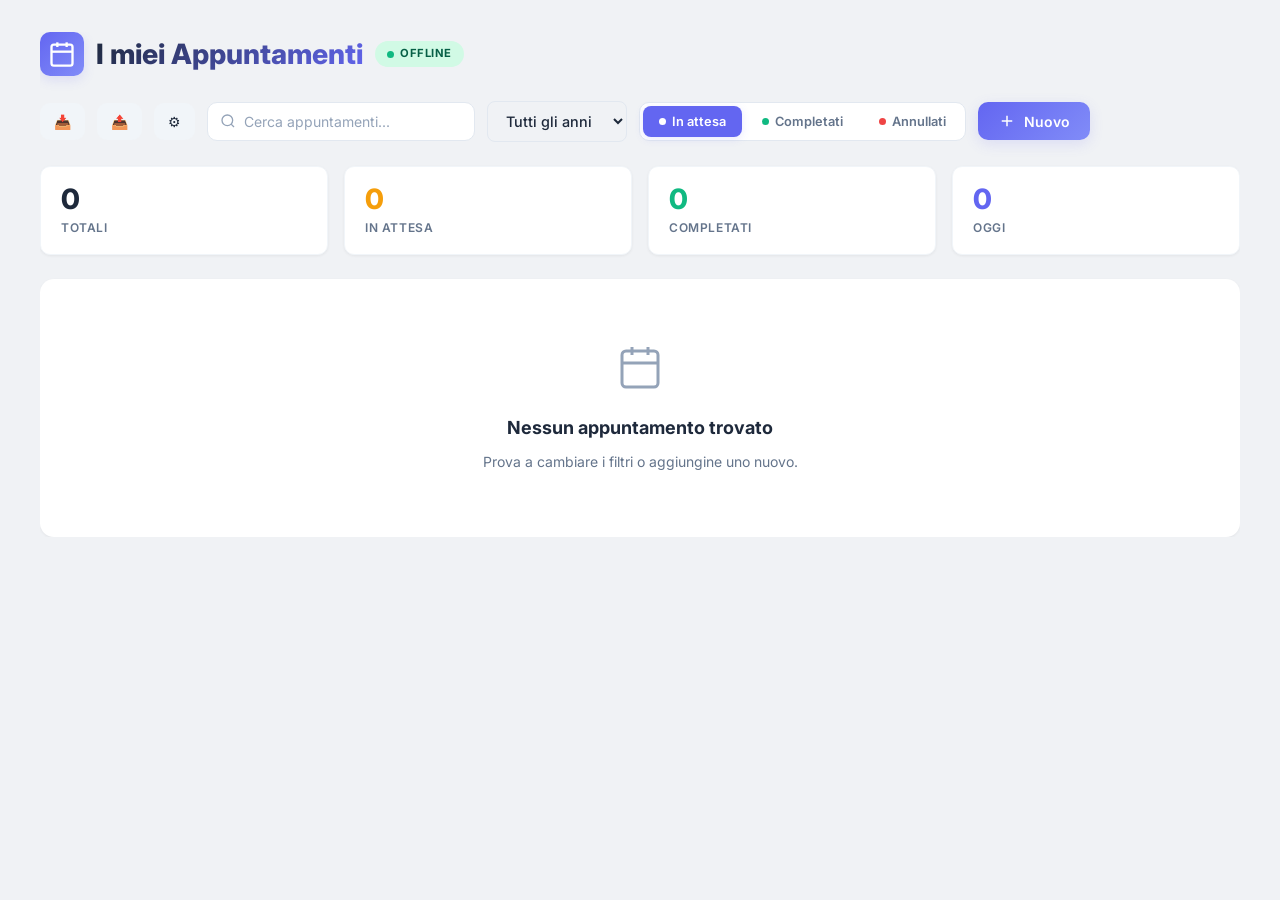
<file: Appuntamenti-Vuota/Appuntamenti/WebAssets/index.html>
<!DOCTYPE html>
<html lang="it">

<head>
    <meta charset="UTF-8">
    <meta name="viewport" content="width=device-width, initial-scale=1.0">
    <title>I miei Appuntamenti | Offline</title>
    <meta name="description" content="Gestione appuntamenti offline - nessuna connessione necessaria">
    <!-- PWA -->
    <link rel="manifest" href="manifest.json">
    <meta name="theme-color" content="#3F51B5">
    <!-- iOS PWA -->
    <meta name="apple-mobile-web-app-capable" content="yes">
    <meta name="apple-mobile-web-app-status-bar-style" content="black-translucent">
    <meta name="apple-mobile-web-app-title" content="Appuntamenti">
    <link rel="apple-touch-icon" href="icons/icon-192.png">
    <!-- Splash screens iOS -->
    <link rel="apple-touch-startup-image" href="icons/icon-512.png">
    <link rel="stylesheet" href="style.css">
    <link rel="preconnect" href="https://fonts.googleapis.com">
    <link rel="preconnect" href="https://fonts.gstatic.com" crossorigin>
    <link href="https://fonts.googleapis.com/css2?family=Inter:wght@400;500;600;700;800&display=swap" rel="stylesheet">
</head>

<body>
    <div class="container">
        <header>
            <div class="logo-area">
                <div class="logo-icon">
                    <svg width="28" height="28" viewBox="0 0 24 24" fill="none" stroke="currentColor" stroke-width="2">
                        <rect x="3" y="4" width="18" height="18" rx="2" ry="2" />
                        <line x1="16" y1="2" x2="16" y2="6" />
                        <line x1="8" y1="2" x2="8" y2="6" />
                        <line x1="3" y1="10" x2="21" y2="10" />
                    </svg>
                </div>
                <h1>I miei Appuntamenti</h1>
                <span class="offline-badge">
                    <span class="offline-dot"></span>
                    Offline
                </span>
            </div>
            <div class="header-actions">
                <div class="search-box">
                    <svg width="16" height="16" viewBox="0 0 24 24" fill="none" stroke="currentColor" stroke-width="2">
                        <circle cx="11" cy="11" r="8" />
                        <path d="m21 21-4.35-4.35" />
                    </svg>
                    <input type="text" id="searchInput" placeholder="Cerca appuntamenti...">
                </div>
                <select id="sheetFilter" class="form-control filter-select">
                    <option value="">Tutti gli anni</option>
                </select>
                <div class="status-filter-group">
                    <button class="status-btn active" data-status="pending">
                        <span class="status-dot dot-pending"></span>
                        In attesa
                    </button>
                    <button class="status-btn" data-status="completed">
                        <span class="status-dot dot-completed"></span>
                        Completati
                    </button>
                    <button class="status-btn" data-status="cancelled">
                        <span class="status-dot dot-cancelled"></span>
                        Annullati
                    </button>
                </div>
                <button id="addBtn" class="btn btn-primary">
                    <svg width="18" height="18" viewBox="0 0 24 24" fill="none" stroke="currentColor" stroke-width="2">
                        <line x1="12" y1="5" x2="12" y2="19" />
                        <line x1="5" y1="12" x2="19" y2="12" />
                    </svg>
                    Nuovo
                </button>
            </div>
        </header>

        <div class="stats-bar" id="statsBar">
            <div class="stat-item">
                <span class="stat-num" id="statTotal">0</span>
                <span class="stat-label">Totali</span>
            </div>
            <div class="stat-item">
                <span class="stat-num stat-pending" id="statPending">0</span>
                <span class="stat-label">In attesa</span>
            </div>
            <div class="stat-item">
                <span class="stat-num stat-completed" id="statCompleted">0</span>
                <span class="stat-label">Completati</span>
            </div>
            <div class="stat-item">
                <span class="stat-num stat-today" id="statToday">0</span>
                <span class="stat-label">Oggi</span>
            </div>
        </div>

        <div class="appointments-grid" id="appointmentsGrid">
            <div class="empty-state">
                <div class="loader"></div>
                <p>Caricamento...</p>
            </div>
        </div>
    </div>

    <!-- Modal Add/Edit -->
    <div class="modal" id="appointmentModal">
        <div class="modal-content">
            <div class="modal-header">
                <h2 id="modalTitle">Nuovo Appuntamento</h2>
                <button class="modal-close" id="closeModalBtn">&times;</button>
            </div>
            <form id="appointmentForm">
                <div class="form-group">
                    <label for="title">Titolo</label>
                    <input type="text" id="title" name="title" class="form-control" required
                        placeholder="Es: Visita medica">
                </div>
                <div class="form-row">
                    <div class="form-group">
                        <label for="date">Data</label>
                        <input type="date" id="date" name="date" class="form-control" required>
                    </div>
                    <div class="form-group">
                        <label for="time">Ora</label>
                        <input type="time" id="time" name="time" class="form-control" required>
                    </div>
                </div>
                <div class="form-group">
                    <label for="description">Descrizione</label>
                    <textarea id="description" name="description" class="form-control" rows="3"
                        placeholder="Aggiungi dettagli..."></textarea>
                </div>
                <div class="form-row">
                    <div class="form-group">
                        <label for="status">Stato</label>
                        <select id="status" name="status" class="form-control">
                            <option value="pending">In attesa</option>
                            <option value="completed">Completato</option>
                            <option value="cancelled">Annullato</option>
                        </select>
                    </div>
                    <div class="form-group">
                        <label for="source_sheet">Anno / Foglio</label>
                        <input type="text" id="source_sheet" name="source_sheet" class="form-control"
                            placeholder="Es: 2026">
                    </div>
                </div>
                <div class="modal-actions">
                    <button type="button" class="btn btn-secondary" id="cancelBtn">Annulla</button>
                    <button type="submit" class="btn btn-primary">
                        <svg width="16" height="16" viewBox="0 0 24 24" fill="none" stroke="currentColor"
                            stroke-width="2">
                            <path d="M19 21H5a2 2 0 0 1-2-2V5a2 2 0 0 1 2-2h11l5 5v11a2 2 0 0 1-2 2z" />
                            <polyline points="17 21 17 13 7 13 7 21" />
                            <polyline points="7 3 7 8 15 8" />
                        </svg>
                        Salva
                    </button>
                </div>
            </form>
        </div>
    </div>

    <!-- Confirm Delete Modal -->
    <div class="modal" id="deleteModal">
        <div class="modal-content modal-small">
            <div class="delete-icon">
                <svg width="48" height="48" viewBox="0 0 24 24" fill="none" stroke="#ef4444" stroke-width="1.5">
                    <circle cx="12" cy="12" r="10" />
                    <line x1="15" y1="9" x2="9" y2="15" />
                    <line x1="9" y1="9" x2="15" y2="15" />
                </svg>
            </div>
            <h3>Eliminare questo appuntamento?</h3>
            <p class="delete-subtitle">Questa azione non può essere annullata.</p>
            <div class="modal-actions">
                <button class="btn btn-secondary" id="cancelDeleteBtn">Annulla</button>
                <button class="btn btn-danger" id="confirmDeleteBtn">Elimina</button>
            </div>
        </div>
    </div>

    <!-- Hidden file input for import -->
    <input type="file" id="importFileInput" accept=".json" style="display:none">

    <!-- Import Mode Modal -->
    <div class="modal" id="importModal">
        <div class="modal-content modal-small">
            <div class="delete-icon" style="color:#3F51B5">
                <svg width="48" height="48" viewBox="0 0 24 24" fill="none" stroke="#3F51B5" stroke-width="1.5">
                    <path d="M21 15v4a2 2 0 0 1-2 2H5a2 2 0 0 1-2-2v-4" />
                    <polyline points="7 10 12 15 17 10" />
                    <line x1="12" y1="15" x2="12" y2="3" />
                </svg>
            </div>
            <h3>Importa Dati</h3>
            <p class="delete-subtitle">Come vuoi importare i dati?</p>
            <div class="modal-actions" style="flex-direction:column;gap:0.5rem">
                <button class="btn btn-primary" id="importMergeBtn" style="width:100%">➕ Aggiungi ai dati
                    esistenti</button>
                <button class="btn btn-danger" id="importReplaceBtn" style="width:100%">🔄 Sostituisci tutti i
                    dati</button>
                <button class="btn btn-secondary" id="importCancelBtn" style="width:100%">Annulla</button>
            </div>
        </div>
    </div>

    <!-- Toast notification -->
    <div class="toast-container" id="toastContainer"></div>

    <script src="data.js"></script>
    <script src="app.js"></script>
    <script>
        // Register Service Worker for PWA
        if ('serviceWorker' in navigator) {
            navigator.serviceWorker.register('./sw.js')
                .then(reg => console.log('SW registered:', reg.scope))
                .catch(err => console.log('SW error:', err));
        }
    </script>
</body>

</html>
</file>
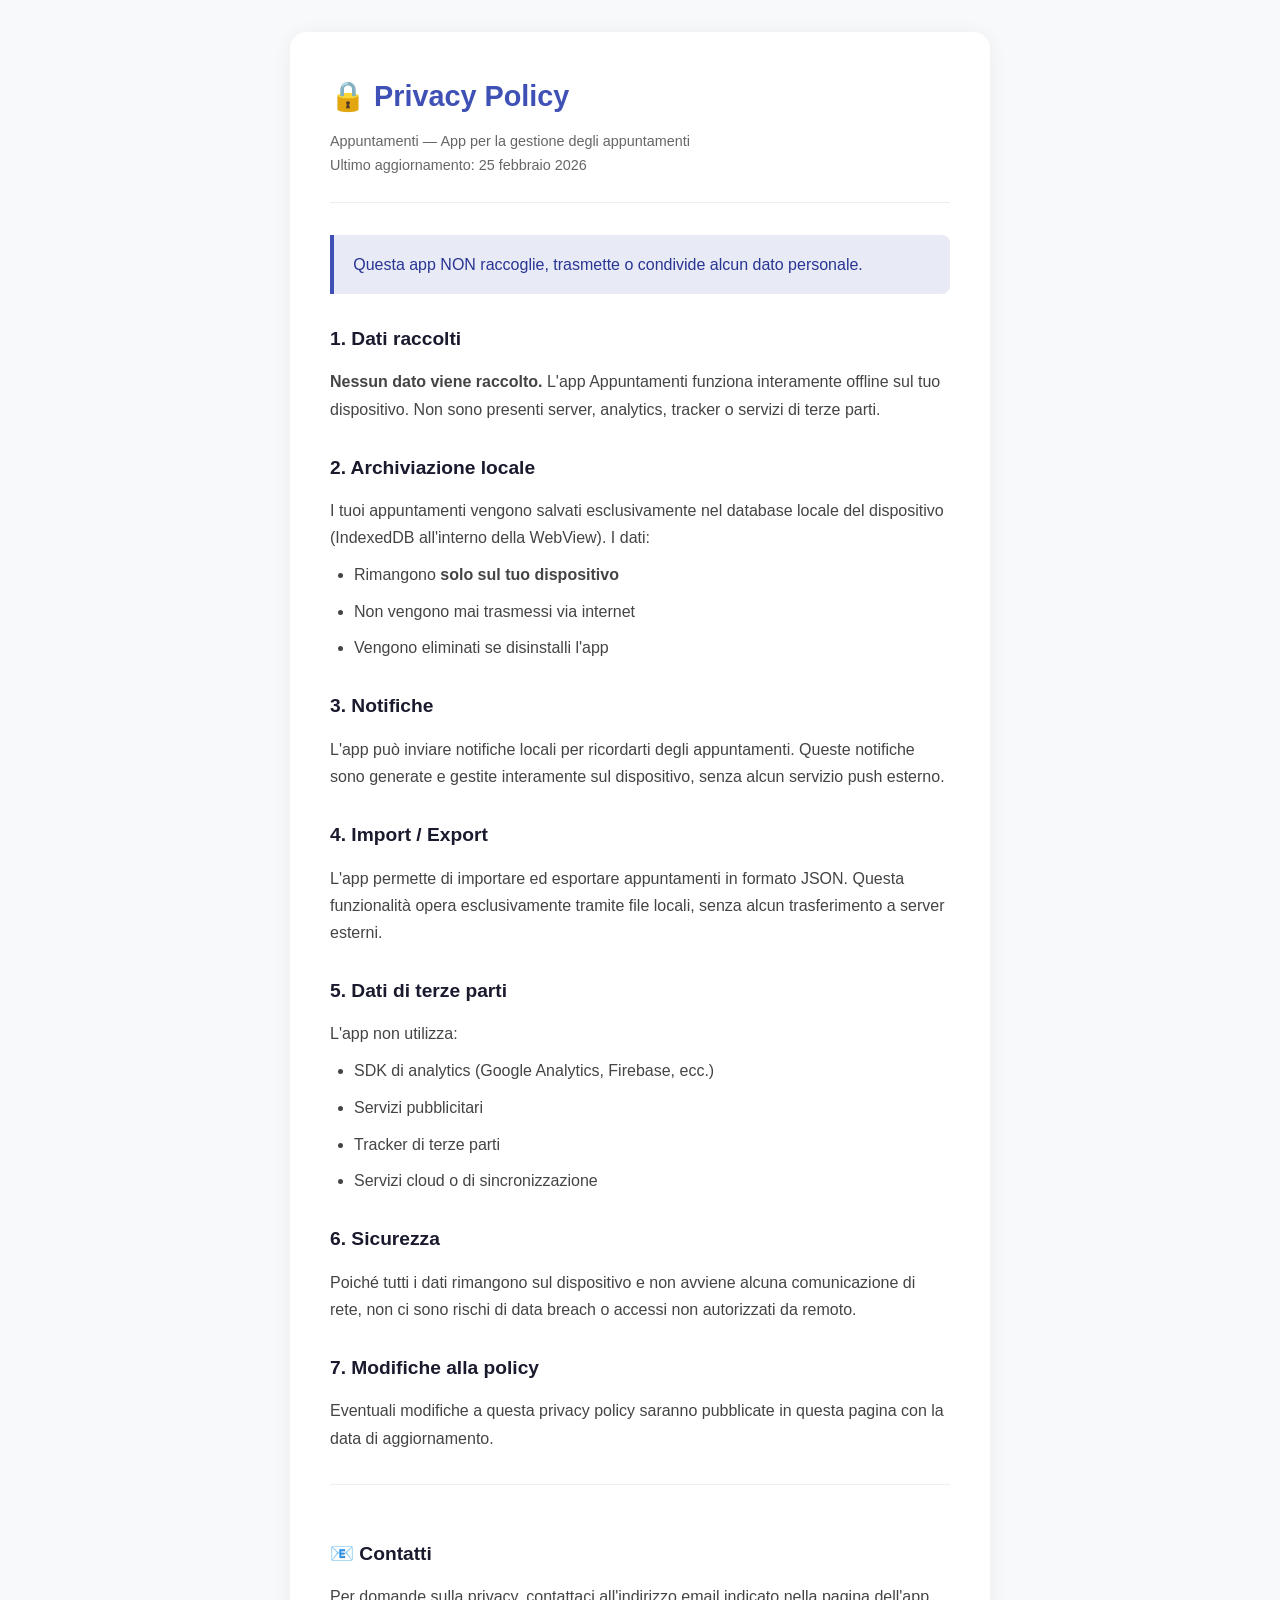
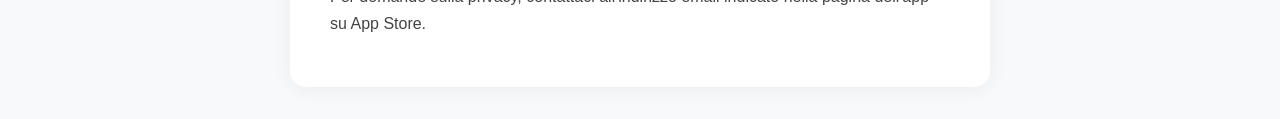
<file: privacy_policy.html>
<!DOCTYPE html>
<html lang="it">

<head>
    <meta charset="UTF-8">
    <meta name="viewport" content="width=device-width, initial-scale=1.0">
    <title>Privacy Policy — Appuntamenti</title>
    <style>
        * {
            margin: 0;
            padding: 0;
            box-sizing: border-box;
        }

        body {
            font-family: -apple-system, BlinkMacSystemFont, 'Segoe UI', Roboto, sans-serif;
            line-height: 1.7;
            color: #1a1a2e;
            background: #f8f9fa;
            padding: 2rem 1rem;
        }

        .container {
            max-width: 700px;
            margin: 0 auto;
            background: #fff;
            border-radius: 16px;
            padding: 2.5rem;
            box-shadow: 0 2px 20px rgba(0, 0, 0, 0.06);
        }

        h1 {
            font-size: 1.8rem;
            color: #3F51B5;
            margin-bottom: 0.5rem;
        }

        .subtitle {
            color: #666;
            font-size: 0.9rem;
            margin-bottom: 2rem;
            padding-bottom: 1.5rem;
            border-bottom: 1px solid #eee;
        }

        h2 {
            font-size: 1.2rem;
            color: #1a1a2e;
            margin: 1.8rem 0 0.8rem;
        }

        p,
        li {
            color: #444;
            margin-bottom: 0.6rem;
        }

        ul {
            padding-left: 1.5rem;
        }

        .highlight {
            background: #e8eaf6;
            border-left: 4px solid #3F51B5;
            padding: 1rem 1.2rem;
            border-radius: 0 8px 8px 0;
            margin: 1.5rem 0;
        }

        .highlight p {
            margin: 0;
            color: #283593;
            font-weight: 500;
        }

        .contact {
            margin-top: 2rem;
            padding-top: 1.5rem;
            border-top: 1px solid #eee;
        }
    </style>
</head>

<body>
    <div class="container">
        <h1>🔒 Privacy Policy</h1>
        <p class="subtitle">Appuntamenti — App per la gestione degli appuntamenti<br>Ultimo aggiornamento: 25 febbraio
            2026</p>

        <div class="highlight">
            <p>Questa app NON raccoglie, trasmette o condivide alcun dato personale.</p>
        </div>

        <h2>1. Dati raccolti</h2>
        <p><strong>Nessun dato viene raccolto.</strong> L'app Appuntamenti funziona interamente offline sul tuo
            dispositivo. Non sono presenti server, analytics, tracker o servizi di terze parti.</p>

        <h2>2. Archiviazione locale</h2>
        <p>I tuoi appuntamenti vengono salvati esclusivamente nel database locale del dispositivo (IndexedDB all'interno
            della WebView). I dati:</p>
        <ul>
            <li>Rimangono <strong>solo sul tuo dispositivo</strong></li>
            <li>Non vengono mai trasmessi via internet</li>
            <li>Vengono eliminati se disinstalli l'app</li>
        </ul>

        <h2>3. Notifiche</h2>
        <p>L'app può inviare notifiche locali per ricordarti degli appuntamenti. Queste notifiche sono generate e
            gestite interamente sul dispositivo, senza alcun servizio push esterno.</p>

        <h2>4. Import / Export</h2>
        <p>L'app permette di importare ed esportare appuntamenti in formato JSON. Questa funzionalità opera
            esclusivamente tramite file locali, senza alcun trasferimento a server esterni.</p>

        <h2>5. Dati di terze parti</h2>
        <p>L'app non utilizza:</p>
        <ul>
            <li>SDK di analytics (Google Analytics, Firebase, ecc.)</li>
            <li>Servizi pubblicitari</li>
            <li>Tracker di terze parti</li>
            <li>Servizi cloud o di sincronizzazione</li>
        </ul>

        <h2>6. Sicurezza</h2>
        <p>Poiché tutti i dati rimangono sul dispositivo e non avviene alcuna comunicazione di rete, non ci sono rischi
            di data breach o accessi non autorizzati da remoto.</p>

        <h2>7. Modifiche alla policy</h2>
        <p>Eventuali modifiche a questa privacy policy saranno pubblicate in questa pagina con la data di aggiornamento.
        </p>

        <div class="contact">
            <h2>📧 Contatti</h2>
            <p>Per domande sulla privacy, contattaci all'indirizzo email indicato nella pagina dell'app su App Store.
            </p>
        </div>
    </div>
</body>

</html>
</file>
<file: Appuntamenti-Vuota/Appuntamenti/WebAssets/style.css>
:root {
    --primary: #6366f1;
    --primary-hover: #4f46e5;
    --primary-light: #eef2ff;
    --primary-glow: rgba(99, 102, 241, 0.15);
    --bg: #f0f2f5;
    --card-bg: #ffffff;
    --text-main: #1e293b;
    --text-muted: #64748b;
    --text-light: #94a3b8;
    --border: #e2e8f0;
    --border-light: #f1f5f9;
    --success: #10b981;
    --success-bg: #d1fae5;
    --success-text: #065f46;
    --warning: #f59e0b;
    --warning-bg: #fef3c7;
    --warning-text: #92400e;
    --danger: #ef4444;
    --danger-bg: #fee2e2;
    --danger-text: #991b1b;
    --shadow-sm: 0 1px 3px rgba(0, 0, 0, 0.06);
    --shadow: 0 4px 6px -1px rgba(0, 0, 0, 0.07), 0 2px 4px -2px rgba(0, 0, 0, 0.05);
    --shadow-lg: 0 10px 25px -5px rgba(0, 0, 0, 0.1), 0 8px 10px -6px rgba(0, 0, 0, 0.05);
    --shadow-xl: 0 20px 40px -10px rgba(0, 0, 0, 0.15);
    --radius: 14px;
    --radius-sm: 10px;
}

* {
    margin: 0;
    padding: 0;
    box-sizing: border-box;
    font-family: 'Inter', system-ui, -apple-system, sans-serif;
}

html,
body {
    overflow-x: hidden;
    width: 100%;
}

body {
    background: var(--bg);
    color: var(--text-main);
    line-height: 1.6;
    min-height: 100vh;
    padding: 1rem;
    -webkit-text-size-adjust: 100%;
}

@media (min-width: 768px) {
    body {
        padding: 2rem 2.5rem;
    }
}

.container {
    max-width: 1280px;
    margin: 0 auto;
    width: 100%;
    overflow-x: hidden;
}

/* ─── Header ─── */
header {
    display: flex;
    justify-content: space-between;
    align-items: center;
    margin-bottom: 1.5rem;
    gap: 1.5rem;
    flex-wrap: wrap;
}

.logo-area {
    display: flex;
    align-items: center;
    gap: 0.75rem;
}

.logo-icon {
    width: 44px;
    height: 44px;
    background: linear-gradient(135deg, var(--primary), #818cf8);
    border-radius: var(--radius-sm);
    display: flex;
    align-items: center;
    justify-content: center;
    color: white;
    box-shadow: 0 4px 12px var(--primary-glow);
}

h1 {
    font-size: 1.5rem;
    font-weight: 800;
    background: linear-gradient(135deg, var(--text-main), var(--primary));
    -webkit-background-clip: text;
    -webkit-text-fill-color: transparent;
    background-clip: text;
    white-space: nowrap;
}

@media (min-width: 768px) {
    h1 {
        font-size: 1.75rem;
    }
}

.offline-badge {
    display: inline-flex;
    align-items: center;
    gap: 6px;
    padding: 4px 12px;
    background: var(--success-bg);
    color: var(--success-text);
    border-radius: 9999px;
    font-size: 0.7rem;
    font-weight: 700;
    text-transform: uppercase;
    letter-spacing: 0.05em;
}

.offline-dot {
    width: 7px;
    height: 7px;
    background: var(--success);
    border-radius: 50%;
    animation: pulse 2s infinite;
}

@keyframes pulse {

    0%,
    100% {
        opacity: 1;
        transform: scale(1);
    }

    50% {
        opacity: 0.5;
        transform: scale(1.3);
    }
}

.header-actions {
    display: flex;
    align-items: center;
    gap: 0.75rem;
    flex-wrap: wrap;
}

@media (max-width: 1024px) {
    .header-actions {
        width: 100%;
    }
}

/* ─── Search Box ─── */
.search-box {
    display: flex;
    align-items: center;
    gap: 8px;
    background: var(--card-bg);
    border: 1px solid var(--border);
    border-radius: var(--radius-sm);
    padding: 0 12px;
    transition: all 0.25s;
    min-width: 200px;
    flex: 1;
    max-width: 320px;
}

.search-box:focus-within {
    border-color: var(--primary);
    box-shadow: 0 0 0 3px var(--primary-glow);
}

.search-box svg {
    color: var(--text-light);
    flex-shrink: 0;
}

.search-box input {
    border: none;
    outline: none;
    padding: 10px 0;
    font-size: 0.875rem;
    width: 100%;
    background: transparent;
    color: var(--text-main);
}

.search-box input::placeholder {
    color: var(--text-light);
}

/* ─── Filter Select ─── */
.filter-select {
    width: auto !important;
    min-width: 140px;
    padding: 10px 14px;
    border: 1px solid var(--border);
    border-radius: var(--radius-sm);
    background: var(--card-bg);
    color: var(--text-main);
    font-size: 0.875rem;
    font-weight: 500;
    cursor: pointer;
    transition: border-color 0.2s;
    appearance: auto;
}

.filter-select:focus {
    border-color: var(--primary);
    outline: none;
    box-shadow: 0 0 0 3px var(--primary-glow);
}

/* ─── Status Filter ─── */
.status-filter-group {
    display: flex;
    gap: 4px;
    padding: 3px;
    background: var(--card-bg);
    border-radius: var(--radius-sm);
    border: 1px solid var(--border);
}

.status-btn {
    padding: 8px 16px;
    border-radius: 8px;
    border: none;
    background: transparent;
    color: var(--text-muted);
    font-size: 0.8rem;
    font-weight: 600;
    cursor: pointer;
    transition: all 0.25s cubic-bezier(0.4, 0, 0.2, 1);
    display: inline-flex;
    align-items: center;
    gap: 6px;
    white-space: nowrap;
}

.status-btn:hover {
    background: var(--primary-light);
    color: var(--primary);
}

.status-btn.active {
    background: var(--primary);
    color: white;
    box-shadow: 0 2px 8px var(--primary-glow);
}

.status-btn.active .status-dot {
    background: white;
}

.status-dot {
    width: 7px;
    height: 7px;
    border-radius: 50%;
}

.dot-pending {
    background: var(--warning);
}

.dot-completed {
    background: var(--success);
}

.dot-cancelled {
    background: var(--danger);
}

/* ─── Buttons ─── */
.btn {
    display: inline-flex;
    align-items: center;
    justify-content: center;
    gap: 0.5rem;
    padding: 10px 20px;
    border-radius: var(--radius-sm);
    font-weight: 600;
    cursor: pointer;
    transition: all 0.2s cubic-bezier(0.4, 0, 0.2, 1);
    border: none;
    font-size: 0.875rem;
    white-space: nowrap;
}

.btn-primary {
    background: linear-gradient(135deg, var(--primary), #818cf8);
    color: white;
    box-shadow: 0 4px 14px var(--primary-glow);
}

.btn-primary:hover {
    transform: translateY(-1px);
    box-shadow: 0 6px 20px rgba(99, 102, 241, 0.3);
}

.btn-secondary {
    background: var(--border-light);
    color: var(--text-main);
}

.btn-secondary:hover {
    background: var(--border);
}

.btn-danger {
    background: linear-gradient(135deg, var(--danger), #f87171);
    color: white;
    box-shadow: 0 4px 14px rgba(239, 68, 68, 0.2);
}

.btn-danger:hover {
    transform: translateY(-1px);
    box-shadow: 0 6px 20px rgba(239, 68, 68, 0.3);
}

/* ─── Stats Bar ─── */
.stats-bar {
    display: grid;
    grid-template-columns: repeat(4, 1fr);
    gap: 1rem;
    margin-bottom: 1.5rem;
}

@media (max-width: 640px) {
    .stats-bar {
        grid-template-columns: repeat(2, 1fr);
    }
}

.stat-item {
    background: var(--card-bg);
    border-radius: var(--radius-sm);
    padding: 1rem 1.25rem;
    display: flex;
    flex-direction: column;
    gap: 2px;
    box-shadow: var(--shadow-sm);
    border: 1px solid var(--border-light);
    transition: transform 0.2s, box-shadow 0.2s;
}

.stat-item:hover {
    transform: translateY(-2px);
    box-shadow: var(--shadow);
}

.stat-num {
    font-size: 1.75rem;
    font-weight: 800;
    color: var(--text-main);
    line-height: 1.2;
}

.stat-pending {
    color: var(--warning);
}

.stat-completed {
    color: var(--success);
}

.stat-today {
    color: var(--primary);
}

.stat-label {
    font-size: 0.75rem;
    font-weight: 600;
    color: var(--text-muted);
    text-transform: uppercase;
    letter-spacing: 0.05em;
}

/* ─── Grid ─── */
.appointments-grid {
    display: flex;
    flex-direction: column;
    gap: 1rem;
}

.date-row {
    display: flex;
    flex-direction: column;
    gap: 1rem;
    background: var(--card-bg);
    border-radius: var(--radius);
    padding: 1.25rem;
    box-shadow: var(--shadow-sm);
    border: 1px solid var(--border-light);
    transition: box-shadow 0.2s;
    animation: fadeIn 0.35s ease-out both;
}

@keyframes fadeIn {
    from {
        opacity: 0;
        transform: translateY(8px);
    }

    to {
        opacity: 1;
        transform: translateY(0);
    }
}

.date-row:hover {
    box-shadow: var(--shadow);
}

@media (min-width: 768px) {
    .date-row {
        flex-direction: row;
        padding: 1.5rem;
        gap: 2rem;
    }
}

.date-today {
    border-left: 4px solid var(--primary);
}

.date-sidebar {
    min-width: 100px;
    padding-bottom: 1rem;
    border-bottom: 2px solid var(--border-light);
    display: flex;
    flex-direction: row;
    align-items: center;
    gap: 0.75rem;
}

@media (min-width: 768px) {
    .date-sidebar {
        min-width: 120px;
        flex-direction: column;
        border-bottom: none;
        border-right: 2px solid var(--border-light);
        padding-bottom: 0;
        padding-right: 1.5rem;
        align-items: flex-start;
    }
}

.date-day-num {
    font-size: 2rem;
    font-weight: 800;
    color: var(--primary);
    line-height: 1;
}

@media (min-width: 768px) {
    .date-day-num {
        font-size: 2.5rem;
    }
}

.date-day-name {
    font-size: 0.7rem;
    text-transform: uppercase;
    letter-spacing: 0.08em;
    font-weight: 700;
    color: var(--text-light);
}

.date-month {
    font-size: 0.8rem;
    font-weight: 600;
    color: var(--text-muted);
}

.day-content {
    flex: 1;
    display: flex;
    flex-wrap: wrap;
    gap: 0.75rem;
}

/* ─── Appointment Card ─── */
.appointment-card {
    background: var(--bg);
    border-radius: var(--radius-sm);
    padding: 1rem 1.25rem;
    border: 1px solid var(--border);
    position: relative;
    overflow: hidden;
    width: 100%;
    cursor: default;
    transition: all 0.25s cubic-bezier(0.4, 0, 0.2, 1);
}

.appointment-card {
    max-width: 100%;
}

@media (min-width: 640px) {
    .appointment-card {
        min-width: 280px;
        max-width: 380px;
        width: auto;
    }
}

.appointment-card:hover {
    background: var(--card-bg);
    border-color: var(--primary);
    box-shadow: var(--shadow-lg);
    transform: translateY(-2px);
}

.appointment-card::before {
    content: '';
    position: absolute;
    top: 0;
    left: 0;
    width: 3px;
    height: 100%;
    background: linear-gradient(180deg, var(--primary), #818cf8);
    border-radius: 0 2px 2px 0;
}

.appointment-card.status-completed::before {
    background: linear-gradient(180deg, var(--success), #34d399);
}

.appointment-card.status-cancelled::before {
    background: linear-gradient(180deg, var(--danger), #f87171);
}

.card-title {
    font-size: 0.95rem;
    font-weight: 700;
    margin-bottom: 4px;
    color: var(--text-main);
}

.card-time {
    color: var(--text-muted);
    font-size: 0.8rem;
    margin-bottom: 8px;
    display: flex;
    align-items: center;
    gap: 6px;
    font-weight: 500;
}

.card-desc {
    font-size: 0.8rem;
    color: var(--text-muted);
    margin-bottom: 12px;
    line-height: 1.5;
    display: -webkit-box;
    -webkit-line-clamp: 2;
    -webkit-box-orient: vertical;
    overflow: hidden;
}

.card-footer {
    display: flex;
    justify-content: space-between;
    align-items: center;
}

.card-actions {
    display: flex;
    gap: 6px;
    opacity: 0;
    transition: opacity 0.2s;
}

.appointment-card:hover .card-actions {
    opacity: 1;
}

@media (hover: none) {
    .card-actions {
        opacity: 1;
    }
}

.btn-action {
    padding: 5px 10px;
    font-size: 0.7rem;
    font-weight: 600;
    border: none;
    border-radius: 6px;
    cursor: pointer;
    transition: all 0.2s;
}

.btn-action-edit {
    background: var(--primary-light);
    color: var(--primary);
}

.btn-action-edit:hover {
    background: var(--primary);
    color: white;
}

.btn-action-delete {
    background: var(--danger-bg);
    color: var(--danger-text);
}

.btn-action-delete:hover {
    background: var(--danger);
    color: white;
}

/* ─── Badge ─── */
.badge {
    padding: 3px 10px;
    border-radius: 9999px;
    font-size: 0.65rem;
    font-weight: 700;
    text-transform: uppercase;
    letter-spacing: 0.03em;
}

.badge-pending {
    background: var(--warning-bg);
    color: var(--warning-text);
}

.badge-completed {
    background: var(--success-bg);
    color: var(--success-text);
}

.badge-cancelled {
    background: var(--danger-bg);
    color: var(--danger-text);
}

.badge-sheet {
    background: var(--primary-light);
    color: var(--primary);
    margin-left: 6px;
}

/* ─── Empty State ─── */
.empty-state {
    text-align: center;
    padding: 4rem 2rem;
    color: var(--text-muted);
    background: var(--card-bg);
    border-radius: var(--radius);
    box-shadow: var(--shadow-sm);
}

.empty-state h3 {
    font-size: 1.125rem;
    margin-bottom: 0.5rem;
    color: var(--text-main);
}

.empty-state p {
    font-size: 0.875rem;
}

.loader {
    width: 36px;
    height: 36px;
    border: 3px solid var(--border);
    border-top-color: var(--primary);
    border-radius: 50%;
    animation: spin 0.8s linear infinite;
    margin: 0 auto 1rem;
}

@keyframes spin {
    to {
        transform: rotate(360deg);
    }
}

/* ─── Modal ─── */
.modal {
    display: none;
    position: fixed;
    top: 0;
    left: 0;
    width: 100%;
    height: 100%;
    background: rgba(15, 23, 42, 0.6);
    z-index: 1000;
    backdrop-filter: blur(6px);
    justify-content: center;
    align-items: center;
    padding: 1rem;
}

.modal-content {
    background: var(--card-bg);
    padding: 2rem;
    border-radius: var(--radius);
    width: 100%;
    max-width: 520px;
    box-shadow: var(--shadow-xl);
    animation: modalIn 0.3s cubic-bezier(0.34, 1.56, 0.64, 1);
}

.modal-small {
    max-width: 400px;
    text-align: center;
    padding: 2.5rem;
}

@keyframes modalIn {
    from {
        transform: scale(0.92) translateY(10px);
        opacity: 0;
    }

    to {
        transform: scale(1) translateY(0);
        opacity: 1;
    }
}

.modal-header {
    display: flex;
    justify-content: space-between;
    align-items: center;
    margin-bottom: 1.5rem;
}

.modal-header h2 {
    font-size: 1.25rem;
    font-weight: 700;
    background: none;
    -webkit-text-fill-color: var(--text-main);
}

.modal-close {
    background: none;
    border: none;
    font-size: 1.5rem;
    cursor: pointer;
    color: var(--text-light);
    width: 36px;
    height: 36px;
    display: flex;
    align-items: center;
    justify-content: center;
    border-radius: 8px;
    transition: all 0.2s;
}

.modal-close:hover {
    background: var(--border-light);
    color: var(--text-main);
}

.form-group {
    margin-bottom: 1rem;
    flex: 1;
}

.form-group label {
    display: block;
    font-size: 0.8rem;
    font-weight: 600;
    margin-bottom: 6px;
    color: var(--text-muted);
    text-transform: uppercase;
    letter-spacing: 0.04em;
}

.form-control {
    width: 100%;
    padding: 10px 14px;
    border: 1px solid var(--border);
    border-radius: 8px;
    outline: none;
    transition: border-color 0.2s, box-shadow 0.2s;
    font-size: 0.9rem;
    background: var(--bg);
    color: var(--text-main);
}

.form-control:focus {
    border-color: var(--primary);
    box-shadow: 0 0 0 3px var(--primary-glow);
    background: var(--card-bg);
}

.form-row {
    display: flex;
    gap: 1rem;
}

@media (max-width: 480px) {
    .form-row {
        flex-direction: column;
        gap: 0;
    }
}

.modal-actions {
    display: flex;
    justify-content: flex-end;
    gap: 0.75rem;
    margin-top: 1.5rem;
}

.delete-icon {
    margin-bottom: 1rem;
}

.delete-subtitle {
    color: var(--text-muted);
    font-size: 0.875rem;
    margin-top: 0.5rem;
    margin-bottom: 0.5rem;
}

/* ─── Toast ─── */
.toast-container {
    position: fixed;
    bottom: 2rem;
    right: 2rem;
    z-index: 2000;
    display: flex;
    flex-direction: column;
    gap: 0.5rem;
}

.toast {
    background: var(--text-main);
    color: white;
    padding: 12px 20px;
    border-radius: var(--radius-sm);
    font-size: 0.875rem;
    font-weight: 500;
    box-shadow: var(--shadow-lg);
    animation: toastIn 0.35s ease-out, toastOut 0.35s ease-in 2.5s forwards;
    display: flex;
    align-items: center;
    gap: 8px;
}

.toast-success {
    border-left: 4px solid var(--success);
}

.toast-error {
    border-left: 4px solid var(--danger);
}

.toast-info {
    border-left: 4px solid var(--primary);
}

@keyframes toastIn {
    from {
        transform: translateX(100%);
        opacity: 0;
    }

    to {
        transform: translateX(0);
        opacity: 1;
    }
}

@keyframes toastOut {
    from {
        transform: translateX(0);
        opacity: 1;
    }

    to {
        transform: translateX(100%);
        opacity: 0;
    }
}

@media (max-width: 640px) {
    .toast-container {
        left: 1rem;
        right: 1rem;
        bottom: 1rem;
    }

    .status-filter-group {
        width: 100%;
    }

    .status-btn {
        flex: 1;
        justify-content: center;
        padding: 8px 8px;
        font-size: 0.75rem;
    }

    .search-box {
        max-width: 100%;
        width: 100%;
        order: -1;
    }

    .filter-select {
        flex: 1;
    }
}

/* ─── Scrollbar ─── */
::-webkit-scrollbar {
    width: 8px;
}

::-webkit-scrollbar-track {
    background: var(--bg);
}

::-webkit-scrollbar-thumb {
    background: var(--border);
    border-radius: 4px;
}

::-webkit-scrollbar-thumb:hover {
    background: var(--text-light);
}

/* ─── Settings Panel ─── */
.settings-panel {
    background: var(--card-bg);
    border-radius: var(--radius);
    padding: 1.5rem;
    margin-bottom: 1.5rem;
    box-shadow: var(--shadow-sm);
    border: 1px solid var(--border-light);
    animation: fadeIn 0.3s ease-out;
}

.settings-content h3 {
    font-size: 1.1rem;
    font-weight: 700;
    margin-bottom: 1.25rem;
    color: var(--text-main);
}

.settings-row {
    display: flex;
    align-items: center;
    gap: 1rem;
    margin-bottom: 1rem;
    flex-wrap: wrap;
}

.settings-row label {
    font-size: 0.85rem;
    font-weight: 600;
    color: var(--text-muted);
    min-width: 220px;
}

.settings-note {
    font-size: 0.75rem;
    color: var(--text-light);
    margin-top: 0.75rem;
    font-style: italic;
}

@media (max-width: 640px) {
    .settings-row {
        flex-direction: column;
        align-items: stretch;
    }

    .settings-row label {
        min-width: auto;
    }
}
</file>
